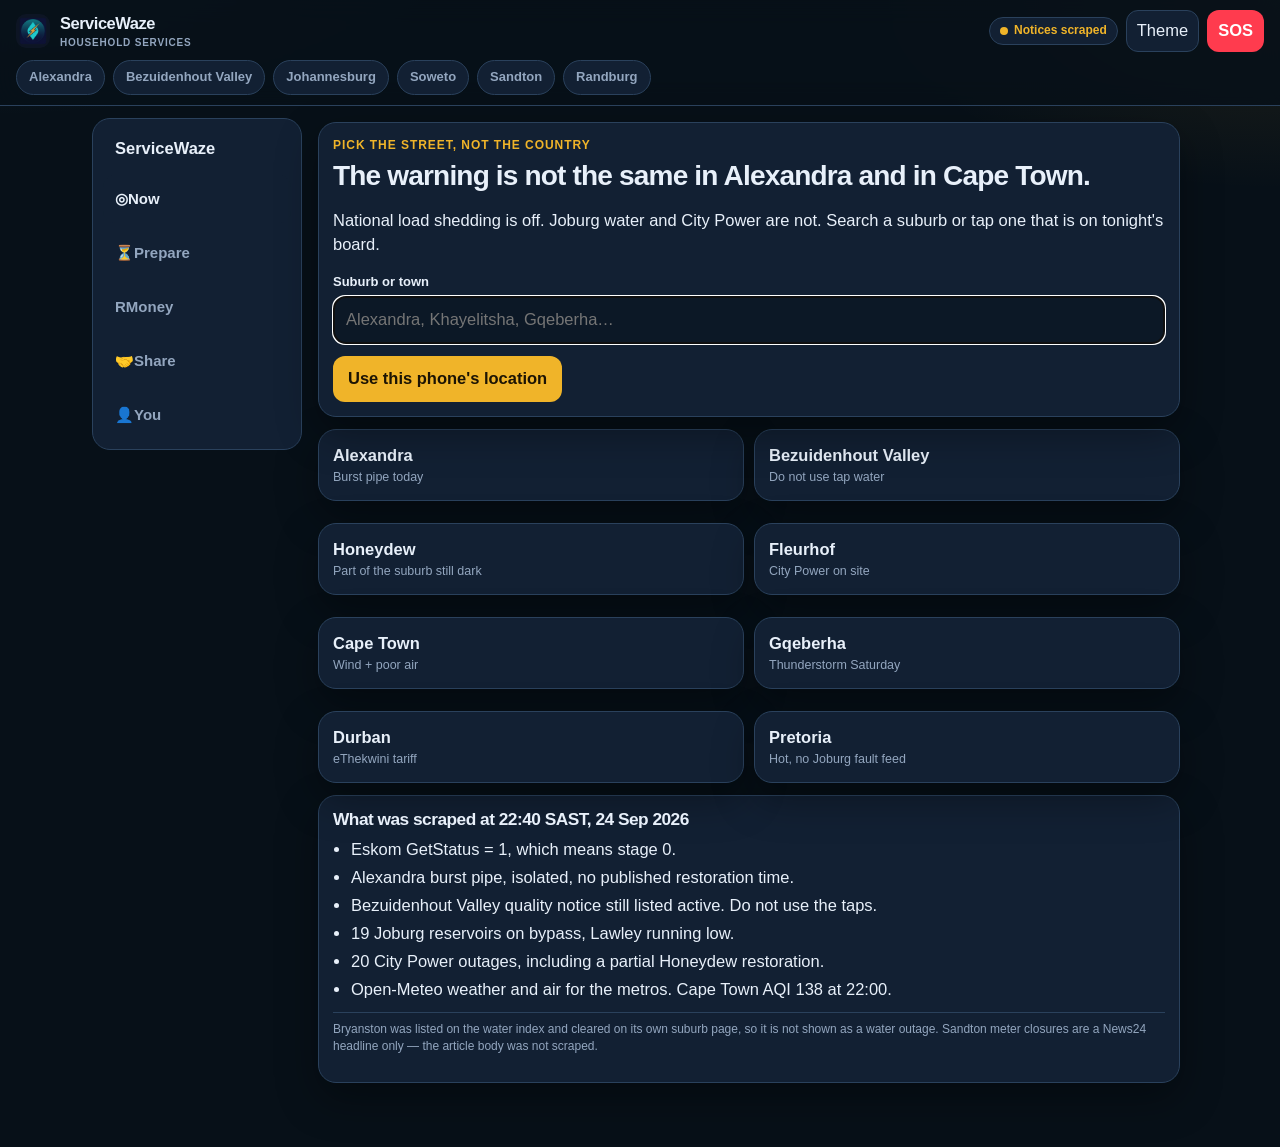
<file: index.html>
<!doctype html>
<html lang="en" data-theme="dark" data-size="md">
<head>
<meta charset="utf-8">
<meta name="viewport" content="width=device-width, initial-scale=1, viewport-fit=cover">
<title>ServiceWaze — what is coming, what to do, what it costs</title>
<meta name="description" content="South African household services: live weather, scraped Joburg water and City Power notices, real 2026/27 tariffs, and the number to call. No login.">
<meta name="theme-color" content="#071018">
<link rel="icon" href="assets/icons/icon-192.png">
<link rel="apple-touch-icon" href="assets/icons/icon-180.png">
<link rel="manifest" href="manifest.webmanifest">
<link rel="stylesheet" href="assets/app.css">
<script>
try {
  var saved = JSON.parse(localStorage.getItem("servicewaze.v1") || "{}");
  var a = saved.a11y || {};
  document.documentElement.dataset.theme = a.theme || "dark";
  document.documentElement.dataset.size = a.size || "md";
  if (a.contrast) document.documentElement.dataset.contrast = "1";
  if (a.simple) document.documentElement.classList.add("simple");
} catch (e) {}
</script>
</head>
<body>
<a class="skip" href="#main">Skip to content</a>
<header>
  <div class="hrow">
    <div class="brand">
      <img src="assets/icons/icon-192.png" alt="" width="34" height="34">
      <span>ServiceWaze<small>HOUSEHOLD SERVICES</small></span>
    </div>
    <span class="spacer"></span>
    <span class="pill snap" id="livePill"><span class="dot"></span><span id="liveText">Loading</span></span>
    <button class="iconbtn" id="themeBtn" type="button" aria-label="Toggle theme">Theme</button>
    <button class="sos" id="sosBtn" type="button">SOS</button>
  </div>
  <div class="chips" id="chips" aria-label="Places"></div>
</header>
<div class="layout">
  <nav class="side" id="side" aria-label="Sections"></nav>
  <main id="main"></main>
</div>
<nav class="tabbar" id="tabbar" aria-label="Sections"></nav>
<div id="sheetHost"></div>
<div class="toast" id="toast" role="status"></div>
<noscript><p style="padding:16px">ServiceWaze needs JavaScript to calculate bills and load live weather. The scraped notices are in <a href="data/snapshot.json">data/snapshot.json</a>.</p></noscript>
<script src="assets/engine.js"></script>
<script src="assets/app.js"></script>
</body>
</html>
</file>
<file: assets/app.css>
:root {
  --bg: #071018;
  --bg2: #0c1826;
  --card: #122033;
  --card2: #18293e;
  --line: #2a415c;
  --text: #e8f0fa;
  --muted: #93a6bf;
  --amber: #f0b429;
  --amber-ink: #1c1404;
  --cyan: #3ec6e0;
  --ok: #3dd68c;
  --warn: #f0b429;
  --bad: #ff5d6c;
  --crit: #ff3b4e;
  --info: #8eb4ff;
  --shadow: 0 16px 40px rgba(0, 0, 0, .35);
  --r: 18px;
  --nav: 74px;
  --font: "Segoe UI", "Avenir Next", "Trebuchet MS", sans-serif;
  --mono: "ui-monospace", "SFMono-Regular", "Cascadia Mono", Consolas, monospace;
  --size: 16.5px;
}
html[data-theme="light"] {
  --bg: #f3f6fb;
  --bg2: #e7eef6;
  --card: #ffffff;
  --card2: #f6f8fc;
  --line: #d5e0ec;
  --text: #122033;
  --muted: #5c6e84;
  --shadow: 0 10px 28px rgba(18, 32, 51, .08);
  --amber-ink: #1c1404;
}
html[data-contrast="1"] {
  --bg: #000;
  --bg2: #000;
  --card: #000;
  --card2: #111;
  --line: #fff;
  --text: #fff;
  --muted: #ffe14a;
  --amber: #ffe14a;
  --cyan: #7dfff2;
  --ok: #7dffb2;
  --bad: #ff8d96;
}
html[data-size="lg"] { --size: 18.5px; }
html[data-size="xl"] { --size: 21px; }
html.simple { --size: 19px; }
* { box-sizing: border-box; }
html, body { margin: 0; padding: 0; background: var(--bg); color: var(--text); font-family: var(--font); font-size: var(--size); line-height: 1.45; }
body {
  min-height: 100vh;
  background:
    radial-gradient(900px 420px at 0% -10%, rgba(62, 198, 224, .14), transparent 55%),
    radial-gradient(800px 380px at 100% 0%, rgba(240, 180, 41, .1), transparent 50%),
    var(--bg);
}
button, input, select, textarea { font: inherit; color: inherit; }
button { cursor: pointer; }
a { color: var(--cyan); }
.skip {
  position: absolute; left: 12px; top: -40px; background: var(--amber); color: var(--amber-ink);
  padding: 8px 12px; z-index: 80; border-radius: 8px;
}
.skip:focus { top: 8px; }
header {
  position: sticky; top: 0; z-index: 30;
  background: color-mix(in srgb, var(--bg) 88%, transparent);
  backdrop-filter: blur(12px);
  border-bottom: 1px solid var(--line);
  padding: 10px 16px 8px;
}
.hrow, .between, .row { display: flex; align-items: center; gap: 8px; }
.between { justify-content: space-between; }
.spacer { flex: 1; }
.brand { display: flex; align-items: center; gap: 10px; font-weight: 800; letter-spacing: -.03em; }
.brand img { width: 34px; height: 34px; border-radius: 10px; }
.brand small { display: block; font-weight: 650; letter-spacing: .08em; font-size: 10px; color: var(--muted); }
.iconbtn, .sos {
  border: 1px solid var(--line); background: var(--card); border-radius: 12px;
  min-width: 42px; min-height: 42px; padding: 0 10px;
}
.sos { background: var(--crit); color: white; border-color: transparent; font-weight: 800; }
.pill {
  display: inline-flex; align-items: center; gap: 6px;
  border: 1px solid var(--line); border-radius: 999px; padding: 4px 10px;
  font-size: 12px; font-weight: 750; color: var(--muted); background: var(--card);
}
.pill.live { color: var(--ok); border-color: color-mix(in srgb, var(--ok) 45%, var(--line)); }
.pill.snap { color: var(--warn); }
.dot { width: 8px; height: 8px; border-radius: 50%; background: currentColor; display: inline-block; }
.pulse { animation: pulse 1.8s infinite; }
@keyframes pulse { 50% { opacity: .35; } }
.chips { display: flex; gap: 8px; overflow-x: auto; padding: 8px 0 2px; scrollbar-width: none; }
.chips::-webkit-scrollbar { display: none; }
.chip, .tag {
  border: 1px solid var(--line); background: var(--card); color: var(--muted);
  border-radius: 999px; padding: 7px 12px; font-weight: 750; font-size: 13px; white-space: nowrap;
}
.chip.on { background: var(--amber); color: var(--amber-ink); border-color: transparent; }
.tag.bad, .sev-bad { --accent: var(--bad); }
.tag.warn, .sev-warn { --accent: var(--warn); }
.tag.crit, .sev-critical { --accent: var(--crit); }
.tag.info, .sev-info { --accent: var(--info); }
.tag.ok { --accent: var(--ok); }
.layout { max-width: 1120px; margin: 0 auto; display: block; }
main { padding: 14px 14px calc(var(--nav) + 28px); }
.side { display: none; }
.tabbar {
  position: fixed; left: 0; right: 0; bottom: 0; z-index: 40;
  display: grid; grid-template-columns: repeat(5, 1fr);
  background: color-mix(in srgb, var(--bg) 92%, transparent);
  border-top: 1px solid var(--line);
  padding: 6px 6px calc(6px + env(safe-area-inset-bottom));
  backdrop-filter: blur(12px);
}
.tabbar button, .side button {
  border: 0; background: transparent; color: var(--muted);
  min-height: 48px; border-radius: 12px; font-weight: 750; font-size: 12px;
}
.tabbar button.on, .side button.on { color: var(--text); background: var(--card); }
.tabbar button span { display: block; font-size: 16px; }
.card, .hero {
  background: var(--card); border: 1px solid var(--line); border-radius: var(--r);
  padding: 14px; margin: 0 0 12px; box-shadow: var(--shadow);
}
.hero { position: relative; overflow: hidden; }
.hero.sev-critical { border-color: var(--crit); background: linear-gradient(180deg, color-mix(in srgb, var(--crit) 18%, var(--card)), var(--card) 42%); }
.hero.sev-bad { border-color: color-mix(in srgb, var(--bad) 70%, var(--line)); }
.hero.sev-warn { border-color: color-mix(in srgb, var(--warn) 65%, var(--line)); }
.kicker { font-size: 12px; letter-spacing: .08em; text-transform: uppercase; font-weight: 800; color: var(--amber); margin: 0 0 6px; }
.sev-critical .kicker { color: var(--crit); }
h1, h2, h3 { margin: 0 0 8px; letter-spacing: -.03em; line-height: 1.15; }
h1 { font-size: 1.7rem; }
h2 { font-size: 1.05rem; }
h3 { font-size: .95rem; }
.muted, .fine { color: var(--muted); }
.fine { font-size: 12.5px; }
html.simple .fine { display: none; }
.big { font-size: 2.2rem; font-weight: 820; letter-spacing: -.04em; font-variant-numeric: tabular-nums; }
.grid2 { display: grid; grid-template-columns: 1fr 1fr; gap: 10px; }
.grid3 { display: grid; grid-template-columns: repeat(3, 1fr); gap: 8px; }
.stat { background: var(--card2); border-radius: 14px; padding: 10px; border: 1px solid var(--line); }
.stat b { display: block; font-size: 1.25rem; font-variant-numeric: tabular-nums; }
label { display: block; font-size: 13px; font-weight: 750; margin: 8px 0 4px; }
input, select, textarea {
  width: 100%; background: var(--bg2); border: 1px solid var(--line); border-radius: 12px;
  padding: 11px 12px; min-height: 44px;
}
textarea { min-height: 80px; resize: vertical; }
.btn, .btn-row a, .btn-row button {
  display: inline-flex; align-items: center; justify-content: center; gap: 6px;
  min-height: 46px; padding: 10px 14px; border-radius: 12px; border: 1px solid var(--line);
  background: var(--card2); color: var(--text); text-decoration: none; font-weight: 780;
}
.btn.primary, a.primary { background: var(--amber); color: var(--amber-ink); border-color: transparent; }
.btn.danger, a.danger { background: var(--crit); color: white; border-color: transparent; }
.btn.block { width: 100%; }
.btn-row { display: flex; flex-wrap: wrap; gap: 8px; margin-top: 12px; }
.actions { margin: 8px 0 0; padding-left: 18px; }
.actions li { margin: 4px 0; }
.search { position: relative; }
.results {
  position: absolute; z-index: 20; left: 0; right: 0; top: calc(100% + 4px);
  background: var(--card); border: 1px solid var(--line); border-radius: 14px;
  max-height: 280px; overflow: auto; box-shadow: var(--shadow);
}
.results button { width: 100%; text-align: left; background: transparent; border: 0; border-bottom: 1px solid var(--line); padding: 10px 12px; min-height: 48px; }
.results button:hover, .results button:focus { background: var(--card2); }
.forecast { display: grid; grid-template-columns: repeat(4, 1fr); gap: 8px; }
.day { background: var(--card2); border-radius: 12px; padding: 8px; text-align: center; border: 1px solid var(--line); font-size: 13px; }
.day b { display: block; font-size: 1rem; }
.hours { display: flex; align-items: flex-end; gap: 2px; min-height: 88px; margin-top: 8px; }
.hours span { flex: 1; color: var(--muted); font-size: 9px; text-align: center; }
.hours i {
  display: block; width: 100%; border-radius: 4px 4px 0 0; background: var(--line); min-height: 4px;
}
.hours i.peak { background: var(--bad); }
.hours i.standard { background: var(--amber); }
.hours i.offpeak { background: var(--ok); }
.hours span { display: block; font-size: 9px; color: var(--muted); text-align: center; }
.ticket {
  font-family: var(--mono); font-size: 13px; background: var(--card2);
  border: 1px dashed var(--line); border-radius: 12px; padding: 12px; white-space: pre-wrap;
}
.src { font-size: 12px; color: var(--muted); border-top: 1px solid var(--line); margin-top: 10px; padding-top: 8px; }
.map { height: 280px; border-radius: 14px; border: 1px solid var(--line); background: var(--card2); }
.toast {
  position: fixed; left: 50%; bottom: calc(var(--nav) + 12px); transform: translateX(-50%);
  background: var(--text); color: var(--bg); padding: 10px 14px; border-radius: 999px;
  z-index: 70; display: none; max-width: 90vw; font-weight: 750;
}
.toast.on { display: block; }
.sheet-back {
  position: fixed; inset: 0; background: rgba(0, 0, 0, .55); z-index: 60;
  display: flex; align-items: flex-end; justify-content: center;
}
.sheet {
  width: min(640px, 100%); max-height: 92vh; overflow: auto;
  background: var(--bg2); border-radius: 20px 20px 0 0; padding: 16px 16px calc(16px + env(safe-area-inset-bottom));
  border: 1px solid var(--line);
}
.checks label { display: flex; gap: 10px; align-items: flex-start; background: var(--card2); border-radius: 12px; padding: 10px; margin: 8px 0; }
.checks input { width: 22px; height: 22px; margin-top: 2px; }
.banner {
  border-left: 4px solid var(--crit); padding-left: 10px; margin: 8px 0;
}
hr.soft { border: 0; border-top: 1px solid var(--line); margin: 12px 0; }
.radar { width: 100%; border-radius: 12px; display: block; background: #071018; min-height: 160px; }
@media (min-width: 980px) {
  .layout { display: grid; grid-template-columns: 210px 1fr; gap: 8px; padding: 12px; }
  .side {
    display: flex; flex-direction: column; gap: 6px; position: sticky; top: 86px; align-self: start;
    background: var(--card); border: 1px solid var(--line); border-radius: 18px; padding: 10px;
  }
  .side button { text-align: left; padding: 0 12px; font-size: 15px; }
  .tabbar { display: none; }
  main { padding: 4px 8px 40px; }
  .forecast { grid-template-columns: repeat(7, 1fr); }
  .sheet-back { align-items: center; }
  .sheet { border-radius: 20px; margin: 24px; }
}
@media (prefers-reduced-motion: reduce) {
  .pulse { animation: none; }
}
@media print {
  header, .tabbar, .side, .btn-row, .sos { display: none !important; }
  main { padding: 0; }
  .card, .hero { break-inside: avoid; box-shadow: none; }
}
</file>
